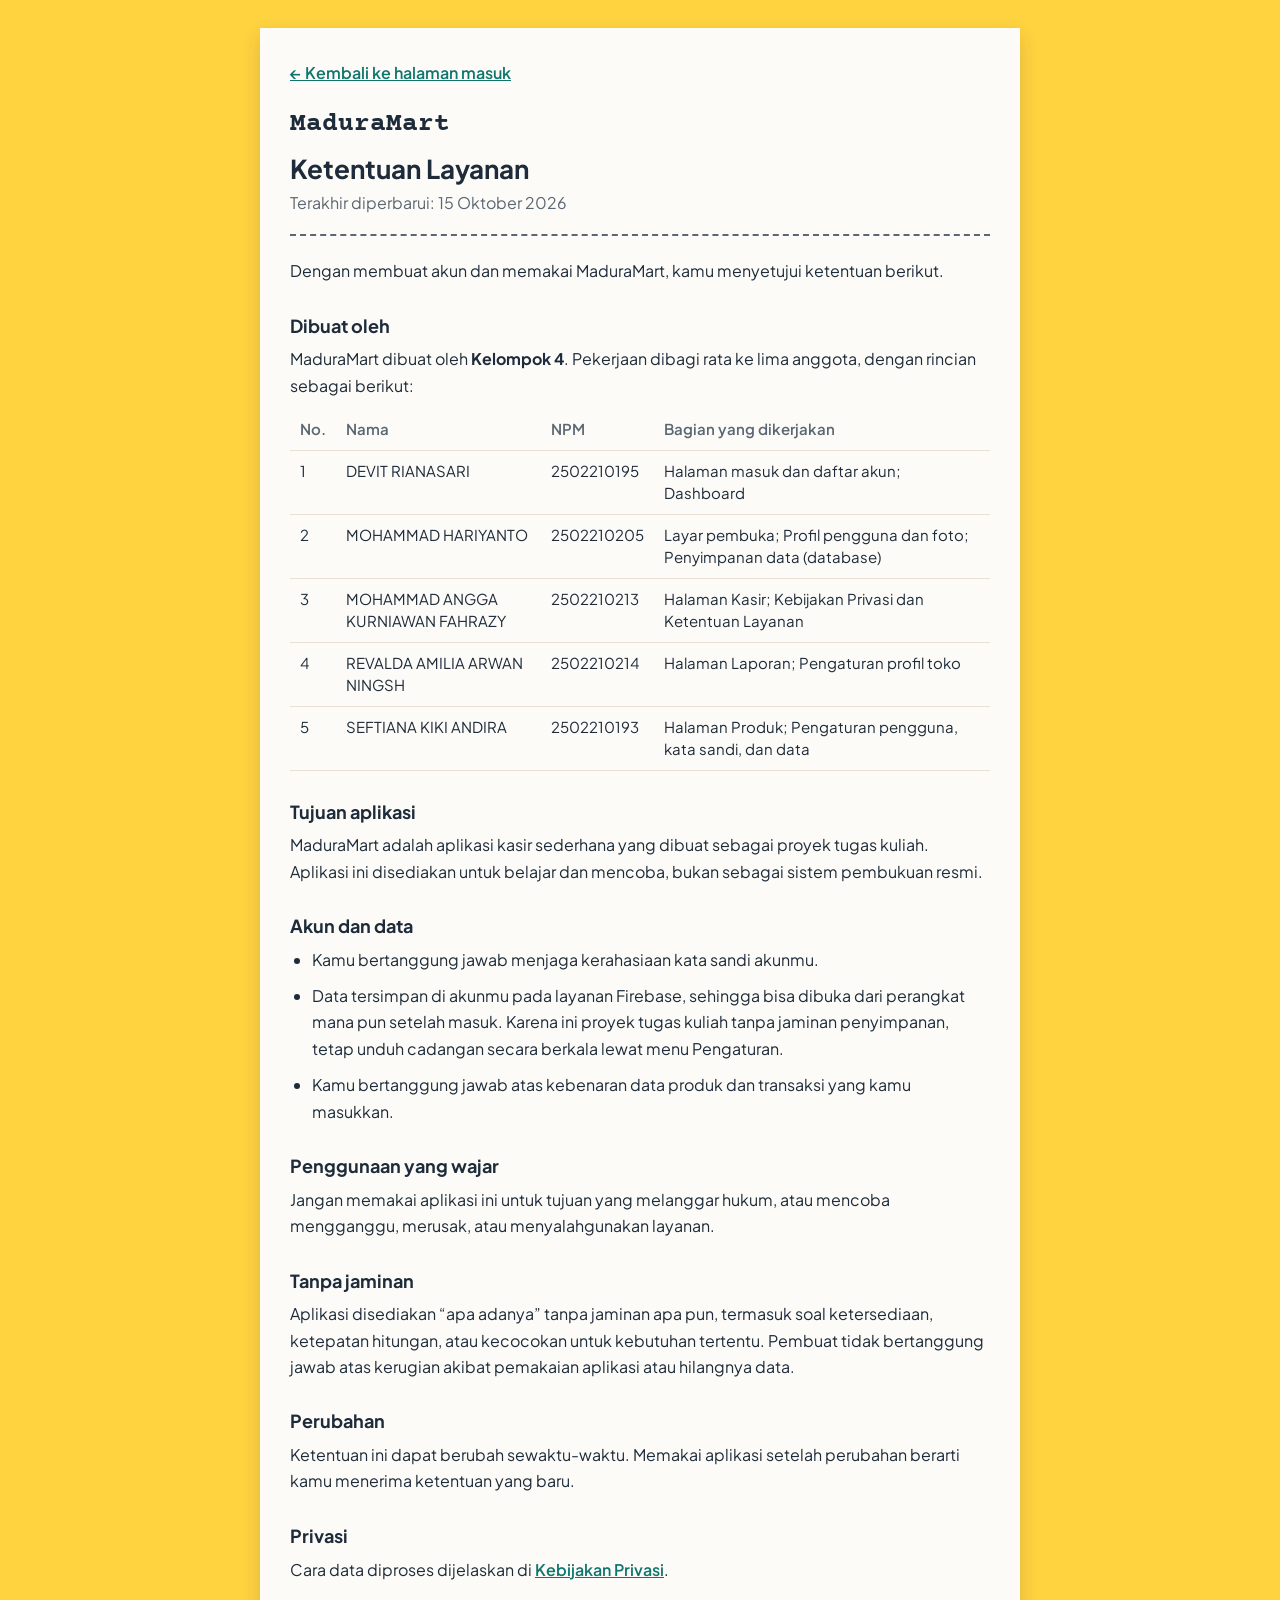
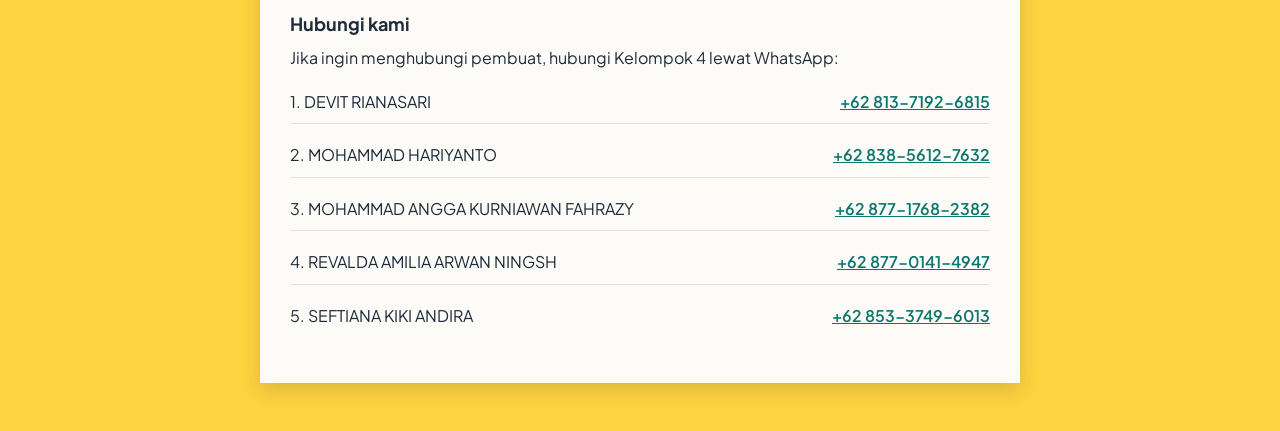
<file: ketentuan.html>
<!DOCTYPE html>
<html lang="id">
<head>
  <meta charset="UTF-8">
  <meta name="viewport" content="width=device-width, initial-scale=1">
  <title>Ketentuan Layanan - MaduraMart</title>
  <link rel="preconnect" href="https://fonts.googleapis.com">
  <link rel="preconnect" href="https://fonts.gstatic.com" crossorigin>
  <link href="https://fonts.googleapis.com/css2?family=Courier+Prime:wght@700&family=Plus+Jakarta+Sans:wght@400;600;700&display=swap" rel="stylesheet">
  <style>
    :root { --kuning: #ffd23f; --kertas: #fcfbf7; --tinta: #1d2b3a; --samar: #5b6773; --aksen: #0f766e; --garis: #e6e1d2; }
    * { box-sizing: border-box; }
    body { margin: 0; padding: 28px 16px 48px; background: var(--kuning); color: var(--tinta);
      font-family: "Plus Jakarta Sans", system-ui, sans-serif; font-size: 16px; line-height: 1.65; }
    main { max-width: 760px; margin: 0 auto; padding: 32px 30px 36px; background: var(--kertas); box-shadow: 0 8px 18px rgba(29, 43, 58, 0.15); }
    .merek { margin: 0; font-family: "Courier Prime", monospace; font-size: 26px; font-weight: 700; }
    h1 { margin: 6px 0 4px; font-size: 26px; line-height: 1.25; }
    .tanggal { margin: 0 0 22px; padding-bottom: 18px; color: var(--samar); border-bottom: 2px dashed var(--samar); }
    h2 { margin: 26px 0 6px; font-size: 18px; }
    p, li { margin: 0 0 10px; }
    ul { padding-left: 22px; margin: 0 0 10px; }
    a { color: var(--aksen); font-weight: 600; }
    a:focus-visible { outline: 3px solid var(--aksen); outline-offset: 2px; }
    .kembali { display: inline-block; margin-bottom: 18px; }
    .gulir { overflow-x: auto; margin: 8px 0 12px; }
    table { width: 100%; border-collapse: collapse; font-size: 15px; line-height: 1.5; }
    th, td { padding: 9px 10px; text-align: left; vertical-align: top; border-bottom: 1px solid var(--garis); }
    th { color: var(--samar); font-weight: 600; white-space: nowrap; }
    td.npm { white-space: nowrap; }
    .kontak { list-style: none; padding: 0; }
    .kontak li { display: flex; flex-wrap: wrap; justify-content: space-between; gap: 2px 14px; padding: 8px 0; border-bottom: 1px solid var(--garis); }
    .kontak li:last-child { border-bottom: 0; }
  </style>
</head>
<body>
  <main>
    <a class="kembali" href="login.html">&larr; Kembali ke halaman masuk</a>
    <p class="merek">MaduraMart</p>
    <h1>Ketentuan Layanan</h1>
    <p class="tanggal">Terakhir diperbarui: 15 Oktober 2026</p>

    <p>Dengan membuat akun dan memakai MaduraMart, kamu menyetujui ketentuan berikut.</p>

    <h2>Dibuat oleh</h2>
    <p>MaduraMart dibuat oleh <strong>Kelompok 4</strong>. Pekerjaan dibagi rata ke lima anggota, dengan rincian sebagai berikut:</p>
    <div class="gulir"><table>
      <thead><tr><th>No.</th><th>Nama</th><th>NPM</th><th>Bagian yang dikerjakan</th></tr></thead>
      <tbody>
        <tr><td>1</td><td>DEVIT RIANASARI</td><td class="npm">2502210195</td><td>Halaman masuk dan daftar akun; Dashboard</td></tr>
        <tr><td>2</td><td>MOHAMMAD HARIYANTO</td><td class="npm">2502210205</td><td>Layar pembuka; Profil pengguna dan foto; Penyimpanan data (database)</td></tr>
        <tr><td>3</td><td>MOHAMMAD ANGGA KURNIAWAN FAHRAZY</td><td class="npm">2502210213</td><td>Halaman Kasir; Kebijakan Privasi dan Ketentuan Layanan</td></tr>
        <tr><td>4</td><td>REVALDA AMILIA ARWAN NINGSH</td><td class="npm">2502210214</td><td>Halaman Laporan; Pengaturan profil toko</td></tr>
        <tr><td>5</td><td>SEFTIANA KIKI ANDIRA</td><td class="npm">2502210193</td><td>Halaman Produk; Pengaturan pengguna, kata sandi, dan data</td></tr>
      </tbody>
    </table></div>

    <h2>Tujuan aplikasi</h2>
    <p>MaduraMart adalah aplikasi kasir sederhana yang dibuat sebagai proyek tugas kuliah. Aplikasi ini disediakan untuk belajar dan mencoba, bukan sebagai sistem pembukuan resmi.</p>

    <h2>Akun dan data</h2>
    <ul>
      <li>Kamu bertanggung jawab menjaga kerahasiaan kata sandi akunmu.</li>
      <li>Data tersimpan di akunmu pada layanan Firebase, sehingga bisa dibuka dari perangkat mana pun setelah masuk. Karena ini proyek tugas kuliah tanpa jaminan penyimpanan, tetap unduh cadangan secara berkala lewat menu Pengaturan.</li>
      <li>Kamu bertanggung jawab atas kebenaran data produk dan transaksi yang kamu masukkan.</li>
    </ul>

    <h2>Penggunaan yang wajar</h2>
    <p>Jangan memakai aplikasi ini untuk tujuan yang melanggar hukum, atau mencoba mengganggu, merusak, atau menyalahgunakan layanan.</p>

    <h2>Tanpa jaminan</h2>
    <p>Aplikasi disediakan &ldquo;apa adanya&rdquo; tanpa jaminan apa pun, termasuk soal ketersediaan, ketepatan hitungan, atau kecocokan untuk kebutuhan tertentu. Pembuat tidak bertanggung jawab atas kerugian akibat pemakaian aplikasi atau hilangnya data.</p>

    <h2>Perubahan</h2>
    <p>Ketentuan ini dapat berubah sewaktu-waktu. Memakai aplikasi setelah perubahan berarti kamu menerima ketentuan yang baru.</p>

    <h2>Privasi</h2>
    <p>Cara data diproses dijelaskan di <a href="privasi.html">Kebijakan Privasi</a>.</p>

    <h2>Hubungi kami</h2>
    <p>Jika ingin menghubungi pembuat, hubungi Kelompok 4 lewat WhatsApp:</p>
    <ul class="kontak">
      <li><span>1. DEVIT RIANASARI</span><a href="https://wa.me/6281371926815" target="_blank" rel="noopener">+62 813-7192-6815</a></li>
      <li><span>2. MOHAMMAD HARIYANTO</span><a href="https://wa.me/6283856127632" target="_blank" rel="noopener">+62 838-5612-7632</a></li>
      <li><span>3. MOHAMMAD ANGGA KURNIAWAN FAHRAZY</span><a href="https://wa.me/6287717682382" target="_blank" rel="noopener">+62 877-1768-2382</a></li>
      <li><span>4. REVALDA AMILIA ARWAN NINGSH</span><a href="https://wa.me/6287701414947" target="_blank" rel="noopener">+62 877-0141-4947</a></li>
      <li><span>5. SEFTIANA KIKI ANDIRA</span><a href="https://wa.me/6285337496013" target="_blank" rel="noopener">+62 853-3749-6013</a></li>
    </ul>
  </main>
</body>
</html>
</file>
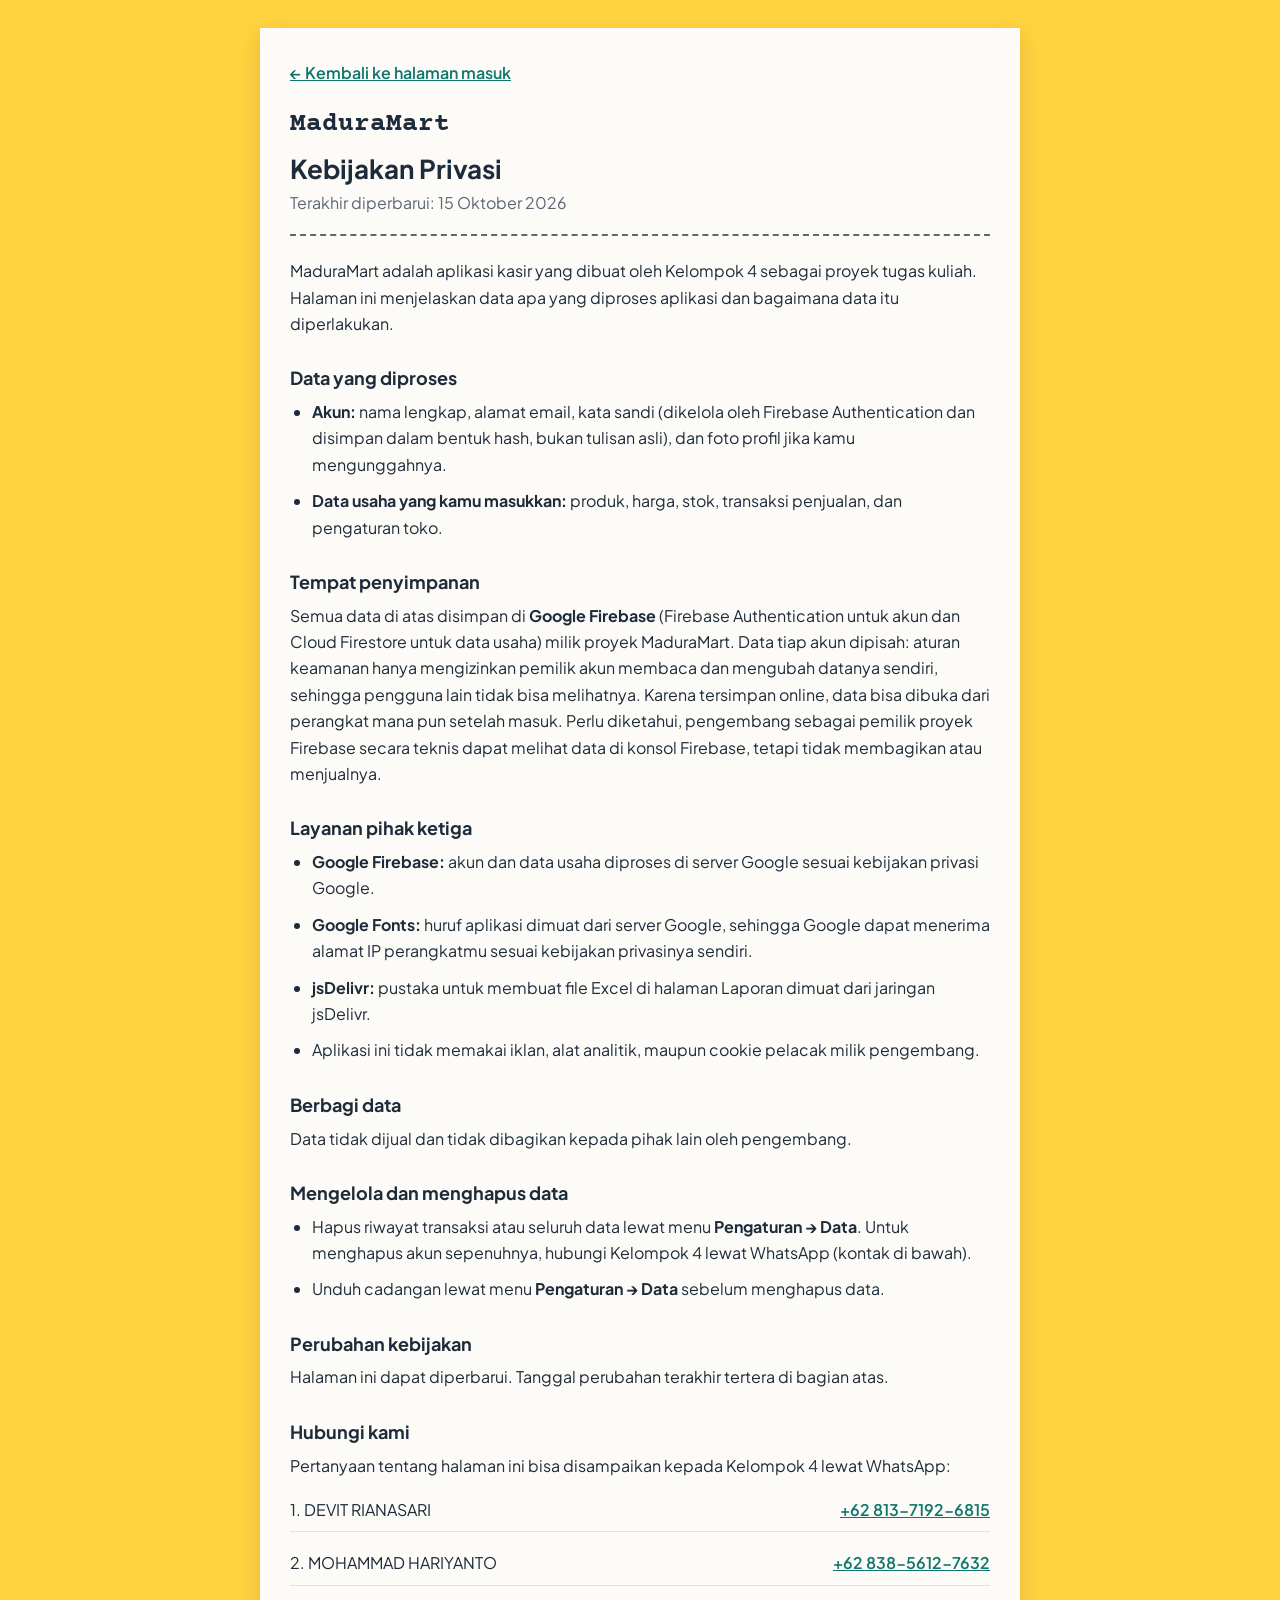
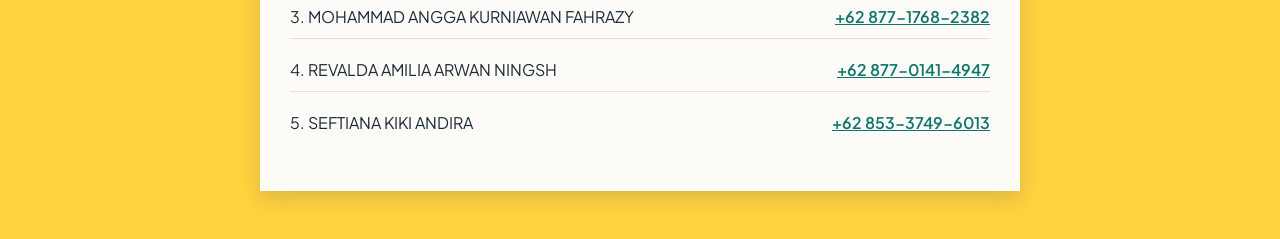
<file: privasi.html>
<!DOCTYPE html>
<html lang="id">
<head>
  <meta charset="UTF-8">
  <meta name="viewport" content="width=device-width, initial-scale=1">
  <title>Kebijakan Privasi - MaduraMart</title>
  <link rel="preconnect" href="https://fonts.googleapis.com">
  <link rel="preconnect" href="https://fonts.gstatic.com" crossorigin>
  <link href="https://fonts.googleapis.com/css2?family=Courier+Prime:wght@700&family=Plus+Jakarta+Sans:wght@400;600;700&display=swap" rel="stylesheet">
  <style>
    :root { --kuning: #ffd23f; --kertas: #fcfbf7; --tinta: #1d2b3a; --samar: #5b6773; --aksen: #0f766e; --garis: #e6e1d2; }
    * { box-sizing: border-box; }
    body { margin: 0; padding: 28px 16px 48px; background: var(--kuning); color: var(--tinta);
      font-family: "Plus Jakarta Sans", system-ui, sans-serif; font-size: 16px; line-height: 1.65; }
    main { max-width: 760px; margin: 0 auto; padding: 32px 30px 36px; background: var(--kertas); box-shadow: 0 8px 18px rgba(29, 43, 58, 0.15); }
    .merek { margin: 0; font-family: "Courier Prime", monospace; font-size: 26px; font-weight: 700; }
    h1 { margin: 6px 0 4px; font-size: 26px; line-height: 1.25; }
    .tanggal { margin: 0 0 22px; padding-bottom: 18px; color: var(--samar); border-bottom: 2px dashed var(--samar); }
    h2 { margin: 26px 0 6px; font-size: 18px; }
    p, li { margin: 0 0 10px; }
    ul { padding-left: 22px; margin: 0 0 10px; }
    a { color: var(--aksen); font-weight: 600; }
    a:focus-visible { outline: 3px solid var(--aksen); outline-offset: 2px; }
    .kembali { display: inline-block; margin-bottom: 18px; }
    .gulir { overflow-x: auto; margin: 8px 0 12px; }
    table { width: 100%; border-collapse: collapse; font-size: 15px; line-height: 1.5; }
    th, td { padding: 9px 10px; text-align: left; vertical-align: top; border-bottom: 1px solid var(--garis); }
    th { color: var(--samar); font-weight: 600; white-space: nowrap; }
    td.npm { white-space: nowrap; }
    .kontak { list-style: none; padding: 0; }
    .kontak li { display: flex; flex-wrap: wrap; justify-content: space-between; gap: 2px 14px; padding: 8px 0; border-bottom: 1px solid var(--garis); }
    .kontak li:last-child { border-bottom: 0; }
  </style>
</head>
<body>
  <main>
    <a class="kembali" href="login.html">&larr; Kembali ke halaman masuk</a>
    <p class="merek">MaduraMart</p>
    <h1>Kebijakan Privasi</h1>
    <p class="tanggal">Terakhir diperbarui: 15 Oktober 2026</p>

    <p>MaduraMart adalah aplikasi kasir yang dibuat oleh Kelompok 4 sebagai proyek tugas kuliah. Halaman ini menjelaskan data apa yang diproses aplikasi dan bagaimana data itu diperlakukan.</p>

    <h2>Data yang diproses</h2>
    <ul>
      <li><strong>Akun:</strong> nama lengkap, alamat email, kata sandi (dikelola oleh Firebase Authentication dan disimpan dalam bentuk hash, bukan tulisan asli), dan foto profil jika kamu mengunggahnya.</li>
      <li><strong>Data usaha yang kamu masukkan:</strong> produk, harga, stok, transaksi penjualan, dan pengaturan toko.</li>
    </ul>

    <h2>Tempat penyimpanan</h2>
    <p>Semua data di atas disimpan di <strong>Google Firebase</strong> (Firebase Authentication untuk akun dan Cloud Firestore untuk data usaha) milik proyek MaduraMart. Data tiap akun dipisah: aturan keamanan hanya mengizinkan pemilik akun membaca dan mengubah datanya sendiri, sehingga pengguna lain tidak bisa melihatnya. Karena tersimpan online, data bisa dibuka dari perangkat mana pun setelah masuk. Perlu diketahui, pengembang sebagai pemilik proyek Firebase secara teknis dapat melihat data di konsol Firebase, tetapi tidak membagikan atau menjualnya.</p>

    <h2>Layanan pihak ketiga</h2>
    <ul>
      <li><strong>Google Firebase:</strong> akun dan data usaha diproses di server Google sesuai kebijakan privasi Google.</li>
      <li><strong>Google Fonts:</strong> huruf aplikasi dimuat dari server Google, sehingga Google dapat menerima alamat IP perangkatmu sesuai kebijakan privasinya sendiri.</li>
      <li><strong>jsDelivr:</strong> pustaka untuk membuat file Excel di halaman Laporan dimuat dari jaringan jsDelivr.</li>
      <li>Aplikasi ini tidak memakai iklan, alat analitik, maupun cookie pelacak milik pengembang.</li>
    </ul>

    <h2>Berbagi data</h2>
    <p>Data tidak dijual dan tidak dibagikan kepada pihak lain oleh pengembang.</p>

    <h2>Mengelola dan menghapus data</h2>
    <ul>
      <li>Hapus riwayat transaksi atau seluruh data lewat menu <strong>Pengaturan &rarr; Data</strong>. Untuk menghapus akun sepenuhnya, hubungi Kelompok 4 lewat WhatsApp (kontak di bawah).</li>
      <li>Unduh cadangan lewat menu <strong>Pengaturan &rarr; Data</strong> sebelum menghapus data.</li>
    </ul>

    <h2>Perubahan kebijakan</h2>
    <p>Halaman ini dapat diperbarui. Tanggal perubahan terakhir tertera di bagian atas.</p>

    <h2>Hubungi kami</h2>
    <p>Pertanyaan tentang halaman ini bisa disampaikan kepada Kelompok 4 lewat WhatsApp:</p>
    <ul class="kontak">
      <li><span>1. DEVIT RIANASARI</span><a href="https://wa.me/6281371926815" target="_blank" rel="noopener">+62 813-7192-6815</a></li>
      <li><span>2. MOHAMMAD HARIYANTO</span><a href="https://wa.me/6283856127632" target="_blank" rel="noopener">+62 838-5612-7632</a></li>
      <li><span>3. MOHAMMAD ANGGA KURNIAWAN FAHRAZY</span><a href="https://wa.me/6287717682382" target="_blank" rel="noopener">+62 877-1768-2382</a></li>
      <li><span>4. REVALDA AMILIA ARWAN NINGSH</span><a href="https://wa.me/6287701414947" target="_blank" rel="noopener">+62 877-0141-4947</a></li>
      <li><span>5. SEFTIANA KIKI ANDIRA</span><a href="https://wa.me/6285337496013" target="_blank" rel="noopener">+62 853-3749-6013</a></li>
    </ul>
  </main>
</body>
</html>
</file>
